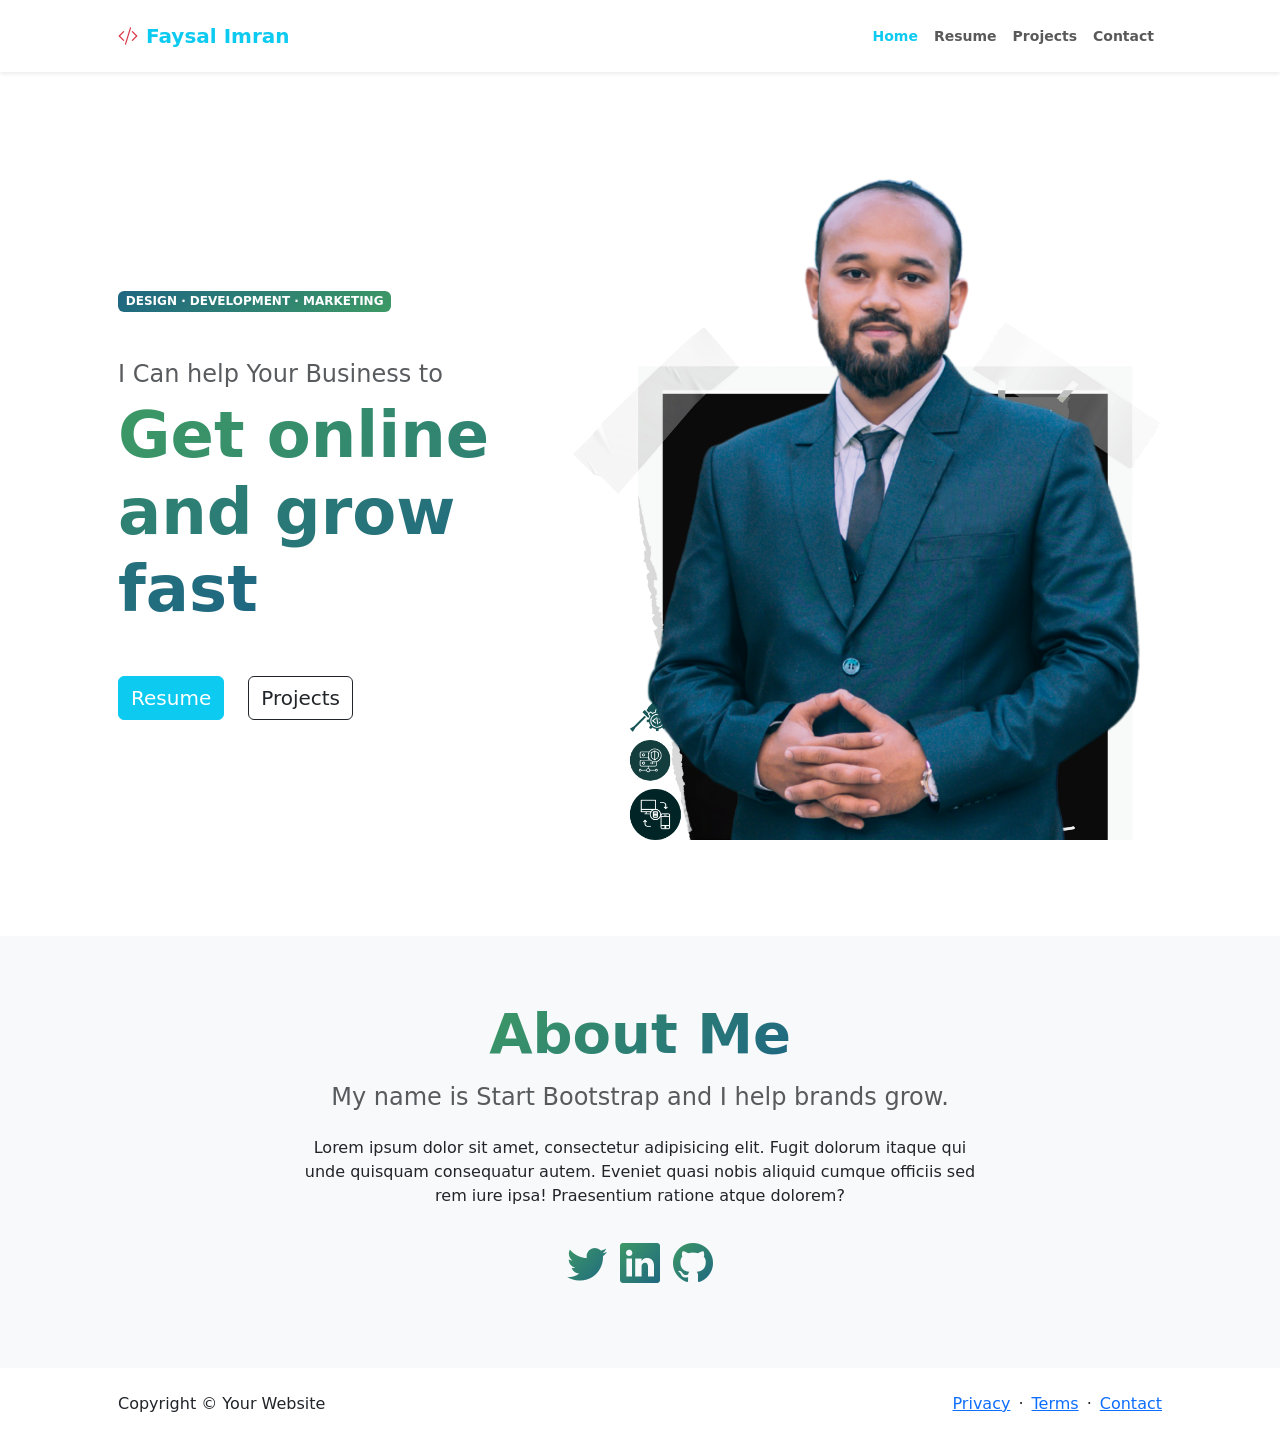
<file: index.html>
<!doctype html>
<html lang="en">
<head>
    <meta charset="UTF-8">
    <meta name="viewport" content="width=device-width, initial-scale=1">

    <link rel="stylesheet" href="style.css">
    <link rel="stylesheet" href="bootstrap.css">
    <link rel="stylesheet" href="https://cdn.jsdelivr.net/npm/bootstrap-icons@1.13.1/font/bootstrap-icons.min.css">
    <link rel="shortcut icon" href="asset/favicon.ico" type="image/x-icon">
    <title>MD. Faysal Imran</title>
    
</head>
<body class="d-flex flex-column h-100">
    <main class="flex-shrink-0">

        <!-- Navigation Start -->
        <nav class="navbar navbar-expand-lg shadow-sm bg-white sticky-top py-3">
            <div class="container px-5">
                <span class="text-danger fs-5" data-bs-target="#navbarNav"><i class="bi bi-code-slash"></i></span>
                <a class="navbar-brand mb-2 mb-lg-0 ms-sm-0" href="index.html"><span class="fw-bolder text-info mx-2">Faysal Imran</span></a>
                <button class="navbar-toggler" type="button" data-bs-toggle="collapse" data-bs-target="#navbarNav" aria-controls="navbarNav" aria-expanded="false" aria-label="Toggle navigation">
                    <span class="navbar-toggler-icon"></span>
                <!-- <span class="fs-2 text-info"><i class="bi bi-code-slash"></i></span> -->
                </button>

                <div class="collapse navbar-collapse" id="navbarNav">
                    <ul class="navbar-nav ms-auto mb-2 mb-lg-0 small fw-bold">
                        <li class="nav-item"><a class="nav-link text-info" href="index.html">Home</a></li>
                        <li class="nav-item"><a class="nav-link" href="resume.html">Resume</a></li>
                        <li class="nav-item"><a class="nav-link" href="projects.html">Projects</a></li>
                        <li class="nav-item"><a class="nav-link" href="contact.html">Contact</a></li>
                    </ul>
                </div>
            </div>
        </nav>

        <!-- Header Section Start -->
        <header class="py-5">
            <div class="container px-5">
                <div class="row gx-5 d-flex align-items-center">
                    <div class="col-lg-5">
                        <!-- Text Content -->
                        <div class="text-content text-center text-lg-start mt-lg-5">
                            <div class="badge bg-primary-to-secondary">
                                <span class="text-uppercase">Design &middot; Development &middot; Marketing</span>
                            </div>
                            <div class="my-5">
                                <h2 class="text-muted fs-4">I Can help Your Business to</h2>
                                <h1 class="display-3 fw-bolder"><span class="text-gradient">Get online and grow fast</span></h1>
                            </div>
                            <div class="d-flex gap-4 justify-content-center justify-content-lg-start">
                                <a class="btn btn-info text-white fs-5" href="resume.html">Resume</a>
                                <a class="btn btn btn-outline-dark fs-5" href="projects.html">Projects</a>
                            </div>
                        </div>
                    </div>

                    <div class="col-lg-7">
                            <div class="d-flex align-items-center justify-content-center mt-5 mt-lg-0">
                                <div class="profile-backg">
                                    <img class="profile-img" src="asset/profile.png" alt="...">
                                </div>
                             </div>
                    </div>
                </div>
            </div>
        </header>
        <!-- Header Section End -->

        <!-- About Me Section Start -->
        <section class="bg-light py-3 mt-lg-5">
            <div class="container px-5">
                <div class="row gx-5 justify-content-center">
                    <div class="col-lg-8 text-center">
                        <div class="py-5">
                            <div>
                                <h1 class="fw-bolder display-4 mb-3"><span class="text-gradient">About Me</span></h1>
                                <h4 class="text-muted mb-4">My name is Start Bootstrap and I help brands grow.</h4>
                                <p>
                                    Lorem ipsum dolor sit amet, consectetur adipisicing elit. Fugit dolorum itaque qui unde quisquam consequatur autem. Eveniet quasi nobis aliquid cumque officiis sed rem iure ipsa! Praesentium ratione atque dolorem?
                                </p>
                            </div>

                            <div class="display-6 py-3">
                                <a class="text-gradient" href="#!"><i class="bi bi-twitter"></i></a>
                                <a class="text-gradient" href="#!"><i class="bi bi-linkedin"></i></a>
                                <a class="text-gradient" href="#!"><i class="bi bi-github"></i></a>
                            </div>

                        </div>

                    </div>
                </div>
            </div>
        </section>
        <!-- About Me Section End -->
    </main>
    <!-- Footer Section Start -->
    <footer class="bg-white py-4">
        <div class="container px-5">
            <div class="row gx-5 d-flex align-items-center justify-content-between flex-column flex-md-row gap-3">
                <div class="col-auto">
                    <span>Copyright &copy; Your Website</span>
                </div>

                <div class="col-auto">
                    <div class="footer-social d-flex gap-2">
                        <a class="#!" href="#!">Privacy</a>
                        <span>&middot;</span>
                        <a href="#!">Terms</a>
                        <span>&middot;</span>
                        <a  href="#!">Contact</a>
                    </div>
                </div>
            </div>
        </div>
    </footer>
    <!-- Footer Section End -->

    <script src="bootstrap.bundle.js"></script>
</body>
</html>
</file>
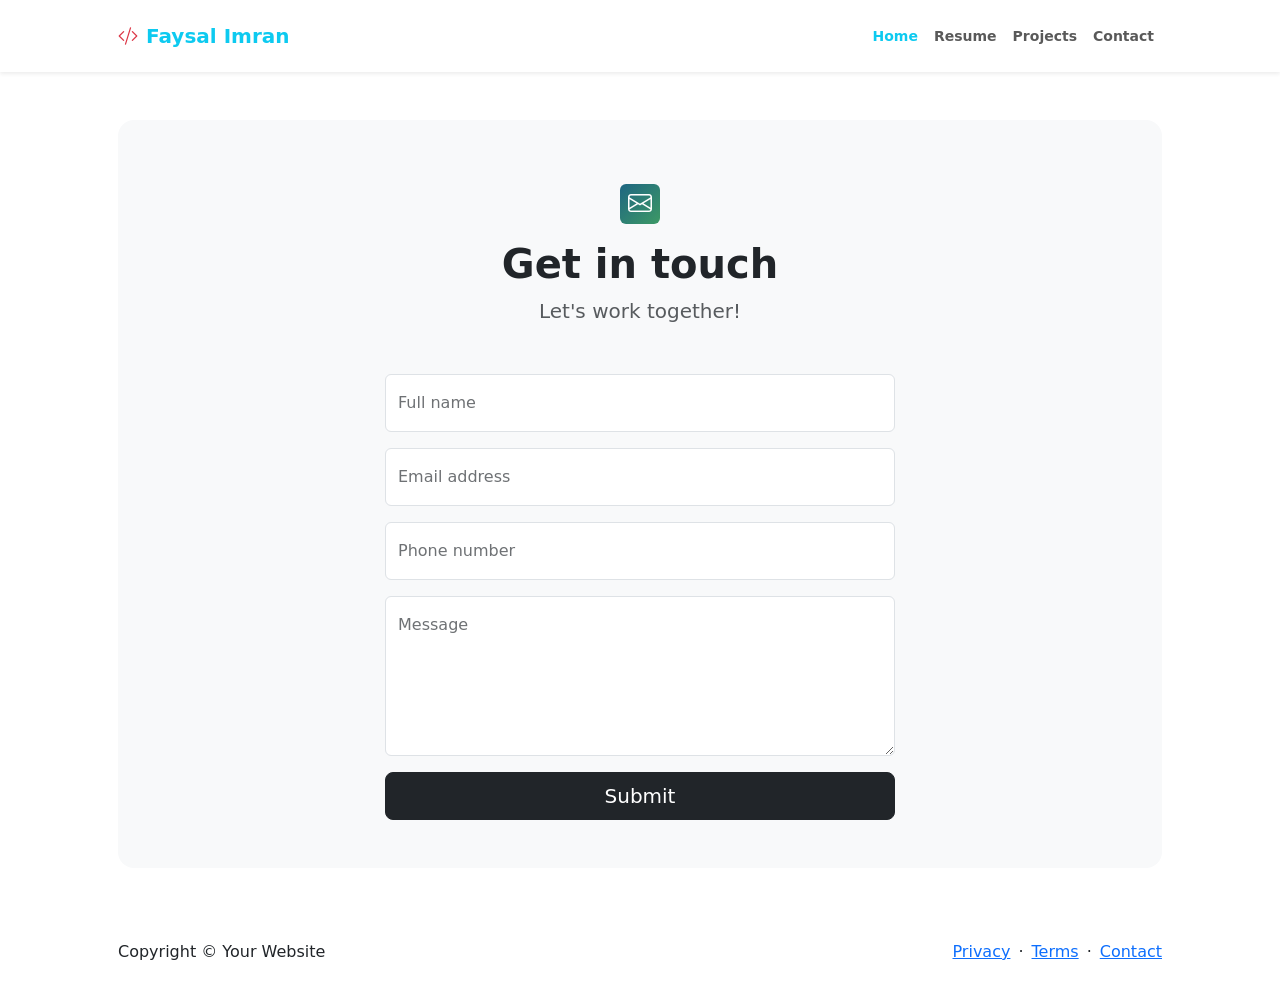
<file: contact.html>
<!doctype html>
<html lang="en">
<head>
    <meta charset="UTF-8">
    <meta name="viewport" content="width=device-width, initial-scale=1">

    <link rel="stylesheet" href="style.css">
    <link rel="stylesheet" href="bootstrap.css">
    <link rel="stylesheet" href="https://cdn.jsdelivr.net/npm/bootstrap-icons@1.13.1/font/bootstrap-icons.min.css">
    <link rel="shortcut icon" href="asset/favicon.ico" type="image/x-icon">
    <title>MD. Faysal Imran</title>

</head>
<body class="d-flex flex-column h-100 bg-white">
<main class="flex-shrink-0">

    <!-- Navigation Start -->
    <nav class="navbar navbar-expand-lg shadow-sm bg-white sticky-top py-3">
        <div class="container px-5">
            <span class="text-danger fs-5" data-bs-target="#navbarNav"><i class="bi bi-code-slash"></i></span>
            <a class="navbar-brand mb-2 mb-lg-0 ms-sm-0" href="index.html"><span class="fw-bolder text-info mx-2">Faysal Imran</span></a>
            <button class="navbar-toggler" type="button" data-bs-toggle="collapse" data-bs-target="#navbarNav" aria-controls="navbarNav" aria-expanded="false" aria-label="Toggle navigation">
                <span class="navbar-toggler-icon"></span>
            </button>

            <div class="collapse navbar-collapse" id="navbarNav">
                <ul class="navbar-nav ms-auto mb-2 mb-lg-0 small fw-bold">
                    <li class="nav-item"><a class="nav-link text-info" href="index.html">Home</a></li>
                    <li class="nav-item"><a class="nav-link" href="resume.html">Resume</a></li>
                    <li class="nav-item"><a class="nav-link" href="projects.html">Projects</a></li>
                    <li class="nav-item"><a class="nav-link" href="contact.html">Contact</a></li>
                </ul>
            </div>
        </div>
    </nav>

    <!-- Page Content -->
    <div class="container px-5 py-5">
        <div class="bg-light py-5 justify-content-center rounded-4">

            <div class="text-center mb-5">
                <div class="features bg-primary-to-secondary text-white fs-4 mx-auto my-3">
                    <i class="bi bi-envelope"></i>
                </div>
                <h1 class="fw-bolder">Get in touch</h1>
                <p class="text-muted fs-5"> Let's work together!</p>
            </div>

            <div class="row align-items-center justify-content-center">
                <div class="col-lg-6 col-8">
                    <!-- Form Section Start -->
                    <form class="ContactForm">
                        <div class="form-floating mb-3">
                            <input type="text" class="form-control" id="name" placeholder="Enter Your Name...">
                            <label for="name" class="form-label">Full name</label>
                        </div>
                        <div class="form-floating mb-3">
                            <input type="email" class="form-control" id="email" placeholder="someone@example.com">
                            <label for="email" class="form-label">Email address</label>
                        </div>
                        <div class="form-floating mb-3">
                            <input type="tel" class="form-control" id="phone" placeholder="(880) 12 5485 6923">
                            <label for="phone" class="form-label">Phone number</label>
                        </div>
                        <div class="form-floating mb-3">
                            <textarea class="form-control" placeholder="Leave a comment here" id="message" style="height: 10rem"></textarea>
                            <label for="message" class="form-label">Message</label>
                        </div>
                        <div class="d-grid">
                            <button class="btn btn-lg btn-dark" id="submitButton" type="submit">Submit</button>
                        </div>
                    </form>
                    <!-- Form Section End -->
                </div>
            </div>
        </div>
    </div>
</main>

<!-- Footer Section Start -->
<footer class="bg-white py-4">
    <div class="container px-5">
        <div class="row gx-5 d-flex align-items-center justify-content-between flex-column flex-md-row gap-3">
            <div class="col-auto">
                <span>Copyright &copy; Your Website</span>
            </div>

            <div class="col-auto">
                <div class="footer-social d-flex gap-2">
                    <a class="#!" href="#!">Privacy</a>
                    <span>&middot;</span>
                    <a href="#!">Terms</a>
                    <span>&middot;</span>
                    <a  href="#!">Contact</a>
                </div>
            </div>
        </div>
    </div>
</footer>
<!-- Footer Section End -->

<script src="bootstrap.bundle.js"></script>
</body>
</html>
</file>
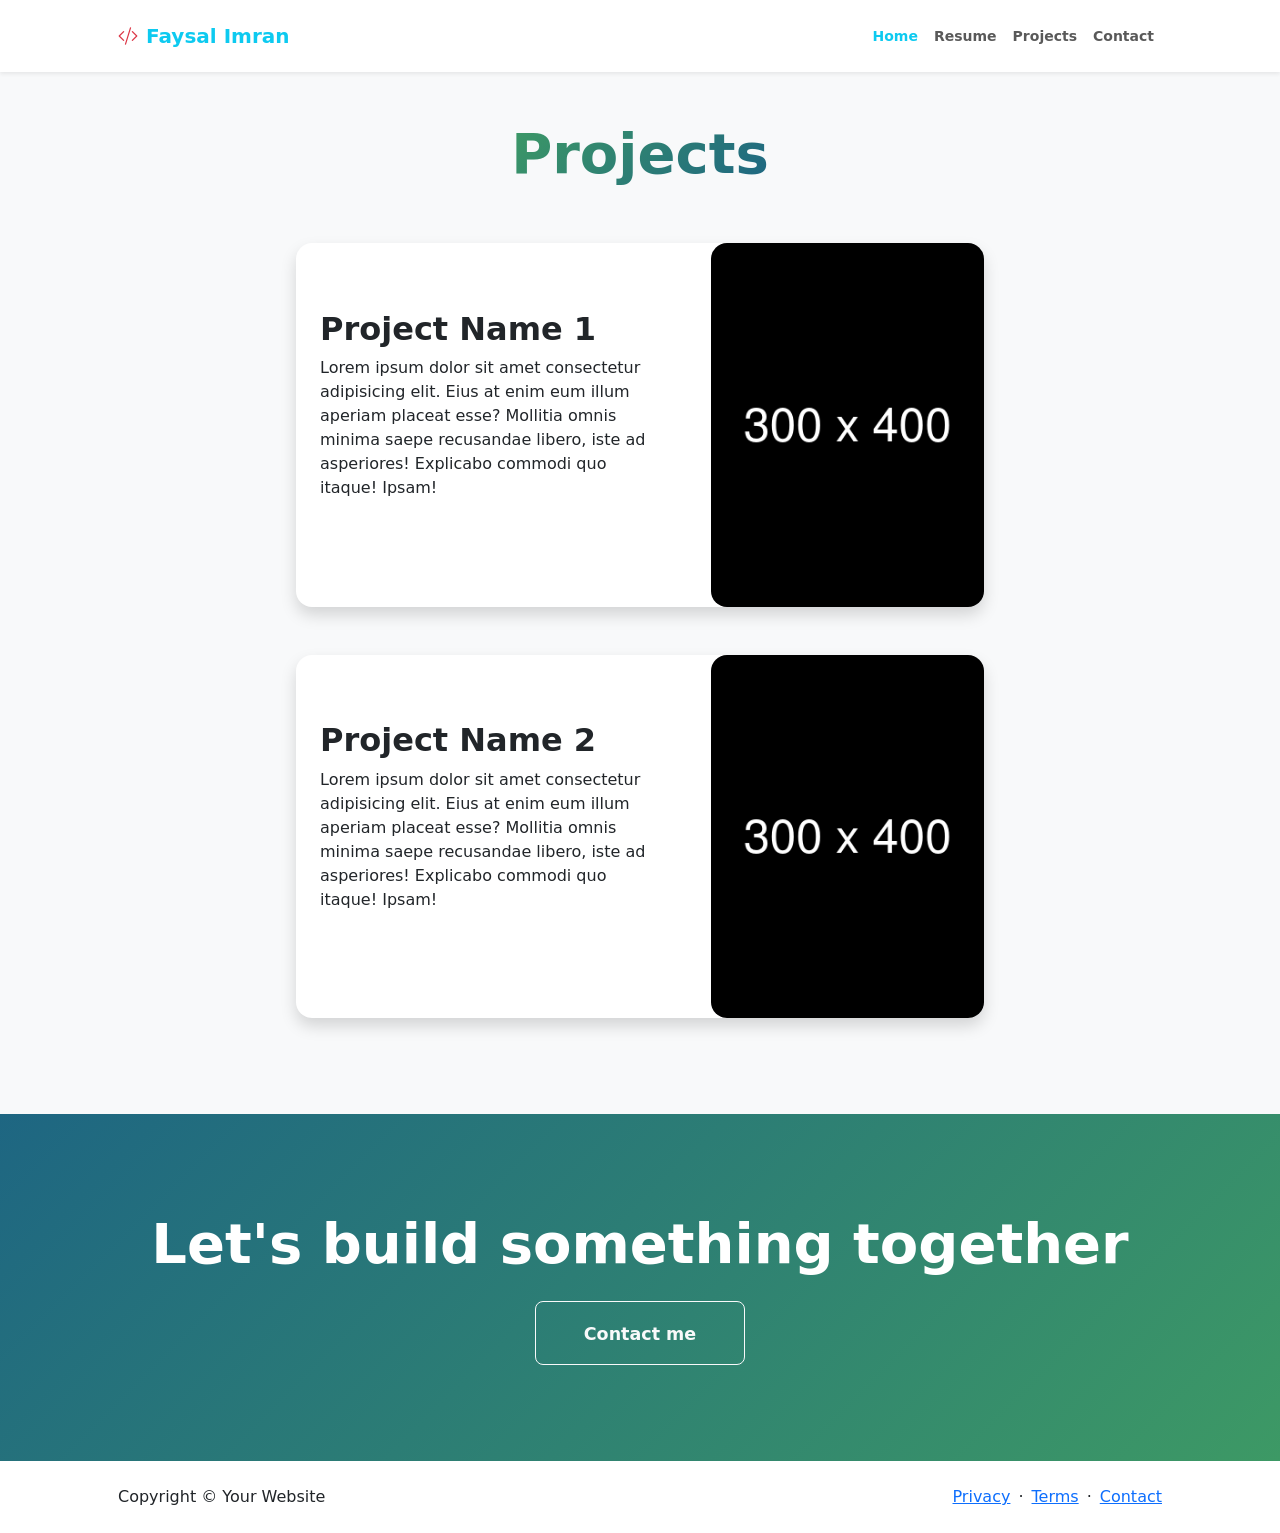
<file: projects.html>
<!doctype html>
<html lang="en">
<head>
    <meta charset="UTF-8">
    <meta name="viewport" content="width=device-width, initial-scale=1">

    <link rel="stylesheet" href="style.css">
    <link rel="stylesheet" href="bootstrap.css">
    <link rel="stylesheet" href="https://cdn.jsdelivr.net/npm/bootstrap-icons@1.13.1/font/bootstrap-icons.min.css">
    <link rel="shortcut icon" href="asset/favicon.ico" type="image/x-icon">
    <title>MD. Faysal Imran</title>

</head>
<body class="d-flex flex-column h-100 bg-light">
<main class="flex-shrink-0">

    <!-- Navigation Start -->
    <nav class="navbar navbar-expand-lg shadow-sm bg-white sticky-top py-3">
        <div class="container px-5">
            <span class="text-danger fs-5" data-bs-target="#navbarNav"><i class="bi bi-code-slash"></i></span>
            <a class="navbar-brand mb-2 mb-lg-0 ms-sm-0" href="index.html"><span class="fw-bolder text-info mx-2">Faysal Imran</span></a>
            <button class="navbar-toggler" type="button" data-bs-toggle="collapse" data-bs-target="#navbarNav" aria-controls="navbarNav" aria-expanded="false" aria-label="Toggle navigation">
                <span class="navbar-toggler-icon"></span>
            </button>

            <div class="collapse navbar-collapse" id="navbarNav">
                <ul class="navbar-nav ms-auto mb-2 mb-lg-0 small fw-bold">
                    <li class="nav-item"><a class="nav-link text-info" href="index.html">Home</a></li>
                    <li class="nav-item"><a class="nav-link" href="resume.html">Resume</a></li>
                    <li class="nav-item"><a class="nav-link" href="projects.html">Projects</a></li>
                    <li class="nav-item"><a class="nav-link" href="contact.html">Contact</a></li>
                </ul>
            </div>
        </div>
    </nav>

    <!-- Page Content -->
    <div class="container px-5 py-5">
        <div class="text-center">
            <h1 class="fw-bolder display-4"><span class="text-gradient">Projects</span></h1>
        </div>

        <div class="row align-items-center justify-content-center ">
            <div class="col-lg-8 col-10">
                <!-- Project Section Start -->
                <section>
                    <!-- Project Card: 1 -->
                    <div class="card shadow border-0 rounded-4 mt-5">
                        <div class="card-body p-0">
                            <div class="row d-flex align-items-center justify-content-center flex-column flex-md-row">
                                <div class="col-7">
                                    <div class="p-1 p-lg-4 pt-5 pt-lg-0">
                                        <h2 class="fw-bold">Project Name 1</h2>
                                        <p>
                                            Lorem ipsum dolor sit amet consectetur adipisicing elit. Eius at enim eum illum aperiam placeat esse? Mollitia omnis minima saepe recusandae libero, iste ad asperiores! Explicabo commodi quo itaque! Ipsam!
                                        </p>
                                    </div>
                                </div>
                                <div class="col-5">
                                    <div class="d-flex justify-content-end p-lg-0 pb-3">
                                        <img class="img-fluid rounded-4" src="asset/300x400.png" alt="">
                                    </div>
                                </div>
                            </div>
                        </div>
                    </div>

                    <!-- Project Card: 2 -->
                    <div class="card shadow border-0 rounded-4 mt-5">
                        <div class="card-body p-0">
                            <div class="row d-flex align-items-center justify-content-center flex-column flex-md-row">
                                <div class="col-7">
                                    <div class="p-1 p-lg-4 pt-5 pt-lg-0">
                                        <h2 class="fw-bold">Project Name 2</h2>
                                        <p>
                                            Lorem ipsum dolor sit amet consectetur adipisicing elit. Eius at enim eum illum aperiam placeat esse? Mollitia omnis minima saepe recusandae libero, iste ad asperiores! Explicabo commodi quo itaque! Ipsam!
                                        </p>
                                    </div>
                                </div>
                                <div class="col-5">
                                    <div class="d-flex justify-content-end p-lg-0 pb-3">
                                        <img class="img-fluid rounded-4" src="asset/300x400.png" alt="">
                                    </div>
                                </div>
                            </div>
                        </div>
                    </div>
                </section>
            </div>
        </div>
    </div>

    <!-- Contact Redirect Action Section -->
    <section class="mt-5">
            <div class="bg-primary-to-secondary py-5 text-center">
                <h1 class="fw-bold display-4 text-white pt-5 pb-3">Let's build something together </h1>
                <a class="btn btn-lg btn-outline-light px-5 py-3 mb-5" href="contact.html"><span class="small fw-bold ">Contact me</span></a>
            </div>
    </section>
</main>


<!-- Footer Section Start -->
<footer class="bg-white py-4">
    <div class="container px-5">
        <div class="row gx-5 d-flex align-items-center justify-content-between flex-column flex-md-row gap-3">
            <div class="col-auto">
                <span>Copyright &copy; Your Website</span>
            </div>

            <div class="col-auto">
                <div class="footer-social d-flex gap-2">
                    <a class="#!" href="#!">Privacy</a>
                    <span>&middot;</span>
                    <a href="#!">Terms</a>
                    <span>&middot;</span>
                    <a  href="#!">Contact</a>
                </div>
            </div>
        </div>
    </div>
</footer>
<!-- Footer Section End -->

<script src="bootstrap.bundle.js"></script>
</body>
</html>
</file>
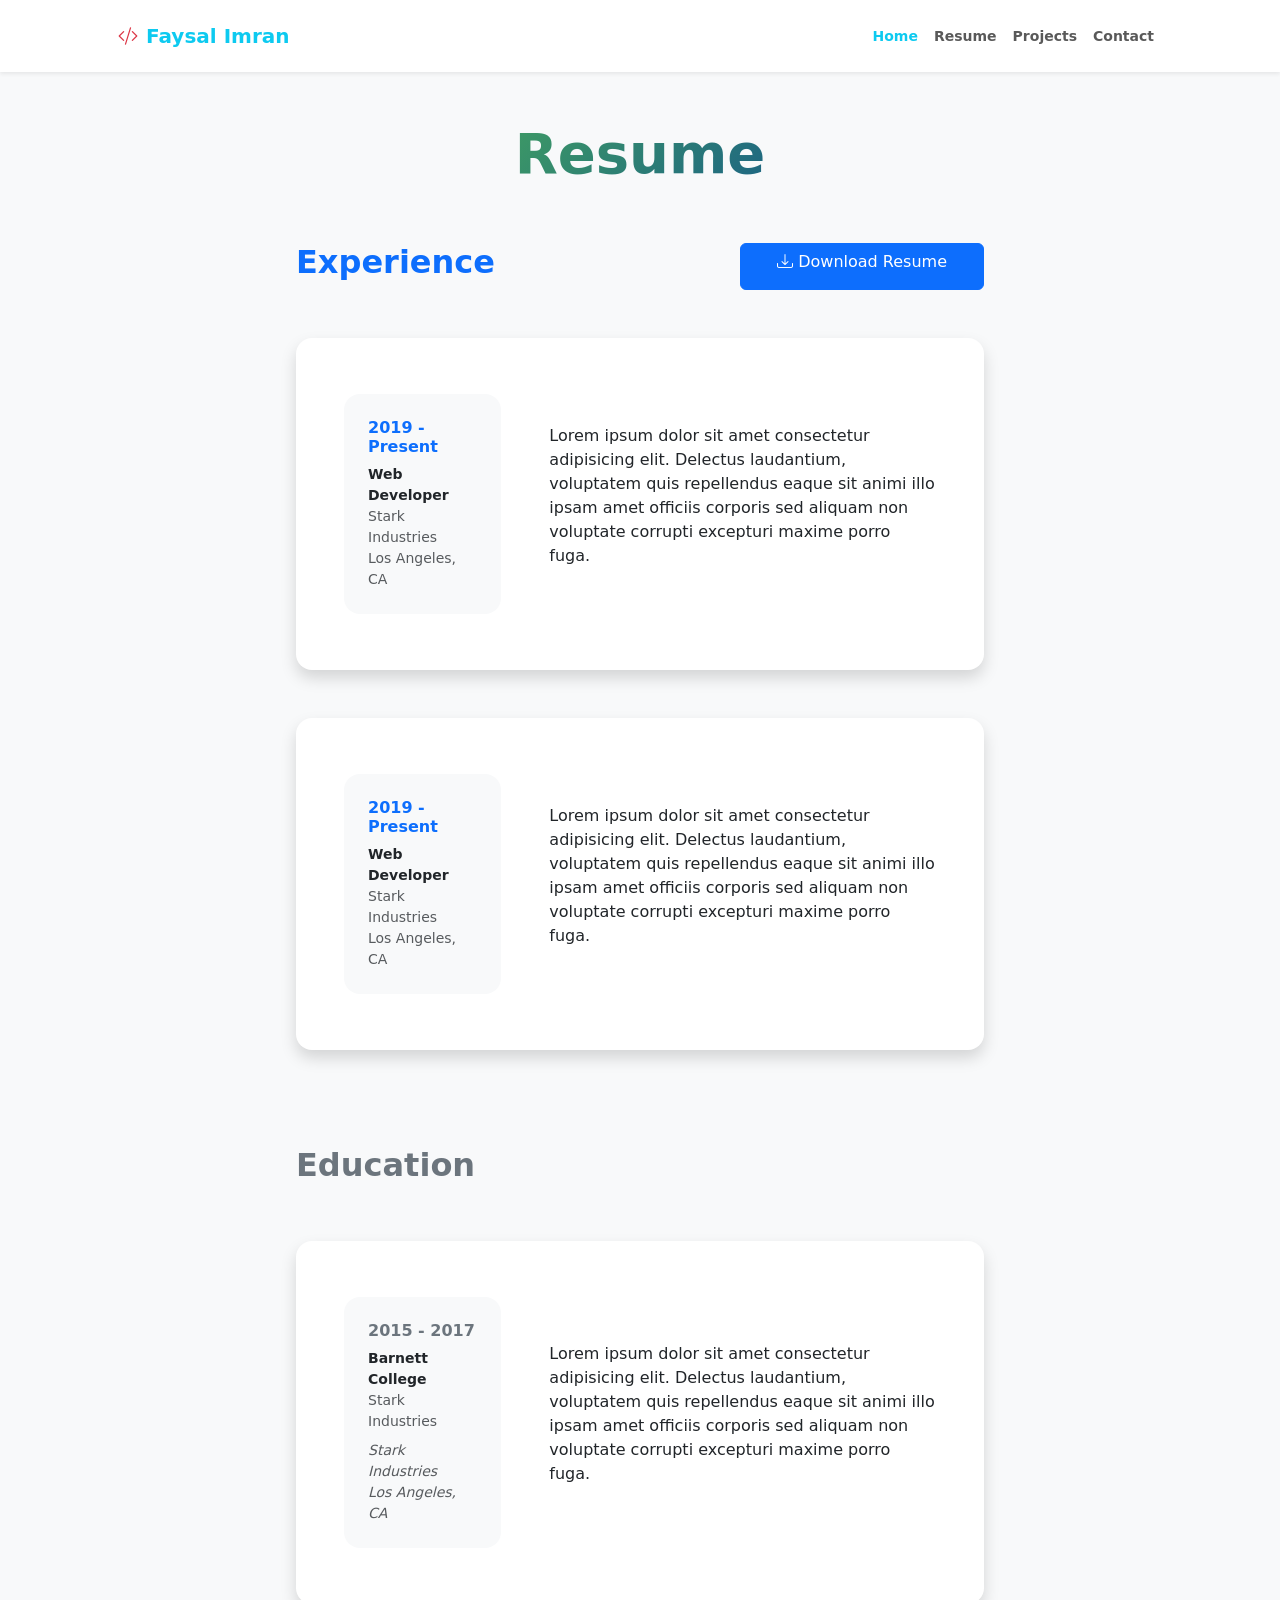
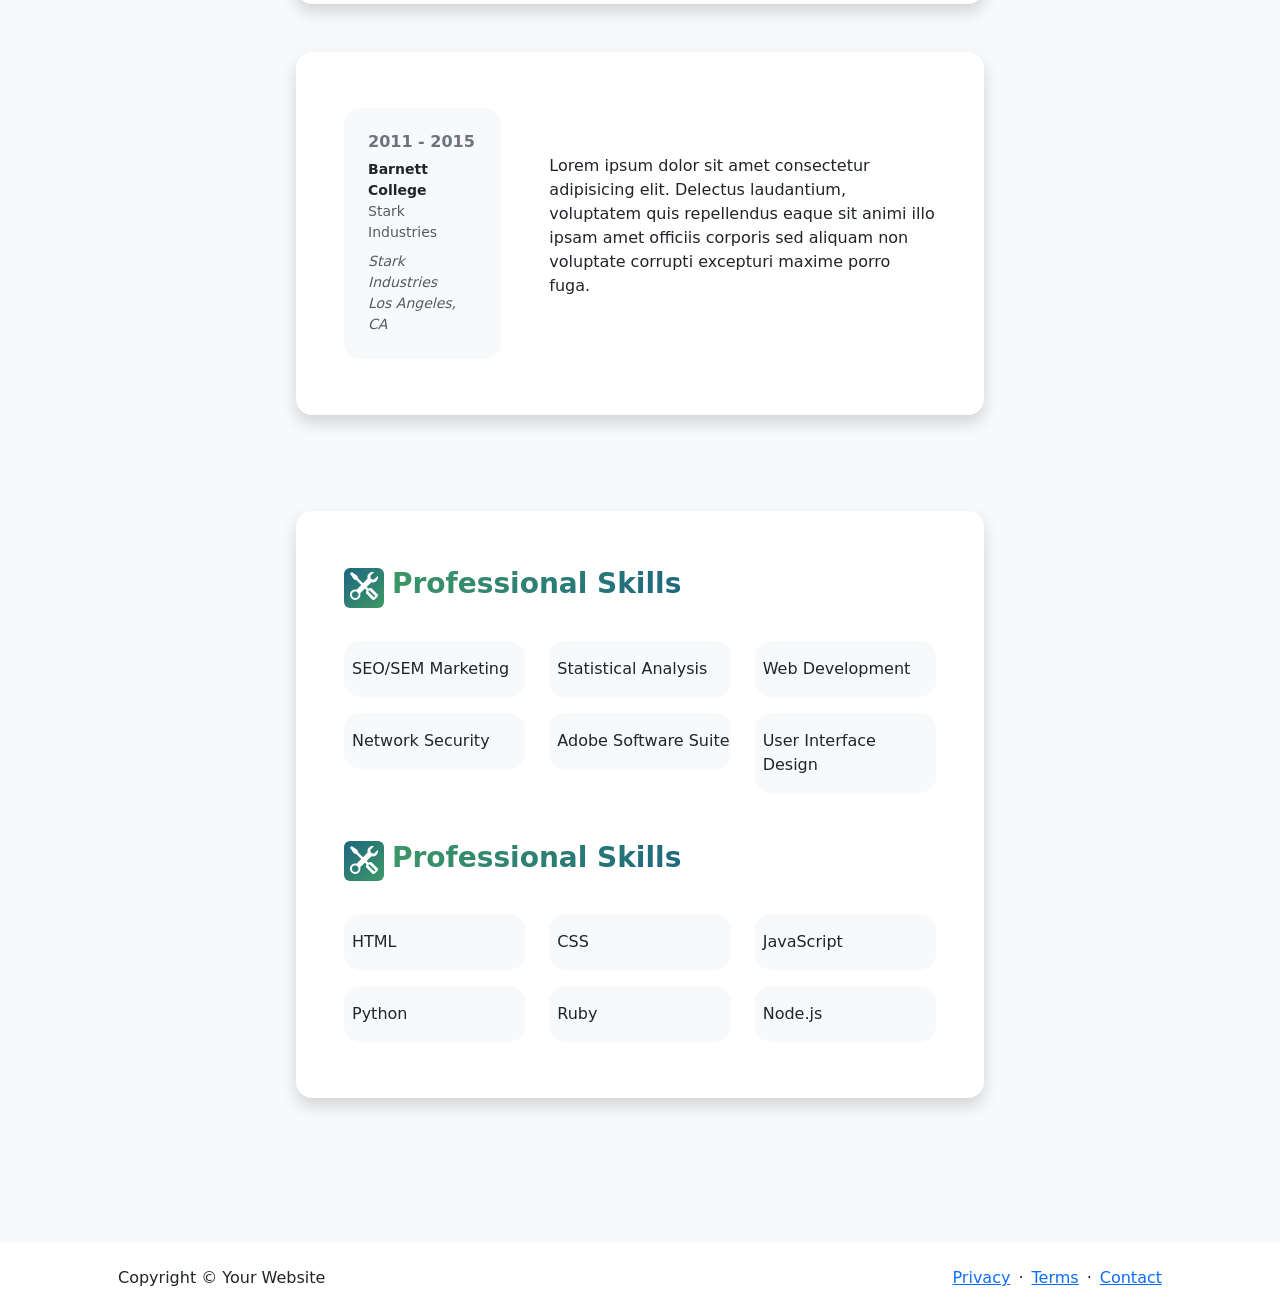
<file: resume.html>
<!doctype html>
<html lang="en">
<head>
    <meta charset="UTF-8">
    <meta name="viewport" content="width=device-width, initial-scale=1">

    <link rel="stylesheet" href="style.css">
    <link rel="stylesheet" href="bootstrap.css">
    <link rel="stylesheet" href="https://cdn.jsdelivr.net/npm/bootstrap-icons@1.13.1/font/bootstrap-icons.min.css">
    <link rel="shortcut icon" href="asset/favicon.ico" type="image/x-icon">
    <title>MD. Faysal Imran</title>

</head>
<body class="d-flex flex-column h-100 bg-light">
<main class="flex-shrink-0">

    <!-- Navigation Start -->
    <nav class="navbar navbar-expand-lg shadow-sm bg-white sticky-top py-3">
        <div class="container px-5">
            <span class="text-danger fs-5" data-bs-target="#navbarNav"><i class="bi bi-code-slash"></i></span>
            <a class="navbar-brand mb-2 mb-lg-0 ms-sm-0" href="index.html"><span class="fw-bolder text-info mx-2">Faysal Imran</span></a>
            <button class="navbar-toggler" type="button" data-bs-toggle="collapse" data-bs-target="#navbarNav" aria-controls="navbarNav" aria-expanded="false" aria-label="Toggle navigation">
                <span class="navbar-toggler-icon"></span>
            </button>

            <div class="collapse navbar-collapse" id="navbarNav">
                <ul class="navbar-nav ms-auto mb-2 mb-lg-0 small fw-bold">
                    <li class="nav-item"><a class="nav-link text-info" href="index.html">Home</a></li>
                    <li class="nav-item"><a class="nav-link" href="resume.html">Resume</a></li>
                    <li class="nav-item"><a class="nav-link" href="projects.html">Projects</a></li>
                    <li class="nav-item"><a class="nav-link" href="contact.html">Contact</a></li>
                </ul>
            </div>
        </div>
    </nav>

    <!-- Page Content -->
    <div class="container px-5 py-5">
        <div class="text-center">
            <h1 class="fw-bolder display-4"><span class="text-gradient">Resume</span></h1>
        </div>
        <div class="row align-items-center justify-content-center">
            <div class="col-lg-8 col-10">
                <!--  Experience Section Start -->
                <section class="py-5">
                    <div class="d-flex justify-content-between mb-5">
                        <h2 class="fw-bolder text-primary">Experience</h2>
                        <a class="btn btn-primary" href="#"><span class="d-inline-block bi bi-download mx-4 py-2+"> Download Resume</span></a>
                    </div>
                    <!-- Experience Card: 1 -->
                    <div class="card shadow border-0 py-2 rounded-4 mb-5">
                        <div class="card-body p-5 justify-content-center">
                            <div class="row d-flex align-items-center">
                                <div class="col-lg-4">
                                    <div class="bg-light rounded-4 p-4 text-center text-lg-start me-lg-4">
                                        <h1 class="fs-6 fw-bold text-primary mb-2">2019 - Present</h1>
                                        <div class="small fw-bold">Web Developer</div>
                                        <div class="text-muted small">Stark Industries</div>
                                        <div class="text-muted small">Los Angeles, CA</div>
                                    </div>
                                </div>

                                <div class="col-lg-8">
                                    <p class="mt-3 mt-lg-0">
                                        Lorem ipsum dolor sit amet consectetur adipisicing elit. Delectus laudantium, voluptatem quis repellendus eaque sit animi illo ipsam amet officiis corporis sed aliquam non voluptate corrupti excepturi maxime porro fuga.
                                    </p>
                                </div>
                            </div>
                        </div>
                    </div>
                    <!-- Experience Card: 2 -->
                    <div class="card shadow border-0 py-2 rounded-4 mb-5">
                        <div class="card-body p-5 justify-content-center">
                            <div class="row d-flex align-items-center">
                                <div class="col-lg-4">
                                    <div class="bg-light rounded-4 p-4 text-center text-lg-start me-lg-4">
                                        <h1 class="fs-6 fw-bold text-primary mb-2">2019 - Present</h1>
                                        <div class="small fw-bold">Web Developer</div>
                                        <div class="text-muted small">Stark Industries</div>
                                        <div class="text-muted small">Los Angeles, CA</div>
                                    </div>
                                </div>

                                <div class="col-lg-8">
                                    <p class="mt-3 mt-lg-0">
                                        Lorem ipsum dolor sit amet consectetur adipisicing elit. Delectus laudantium, voluptatem quis repellendus eaque sit animi illo ipsam amet officiis corporis sed aliquam non voluptate corrupti excepturi maxime porro fuga.
                                    </p>
                                </div>
                            </div>
                        </div>
                    </div>
                </section>
                <!-- Experience Section End -->

                <!-- Education Section Start -->
                <section class="pb-5">
                    <div class="d-flex justify-content-between mb-5">
                        <h2 class="fw-bolder text-secondary">Education</h2>
                    </div>
                    <!-- Education Card: 1 -->
                    <div class="card shadow border-0 py-2 rounded-4 mb-5">
                        <div class="card-body p-5 justify-content-center">
                            <div class="row d-flex align-items-center">
                                <div class="col-lg-4">
                                    <div class="bg-light rounded-4 p-4 text-center text-lg-start me-lg-4">
                                        <h1 class="fs-6 fw-bold text-secondary mb-2">2015 - 2017</h1>
                                        <div class="small fw-bold">Barnett College</div>
                                        <div class="text-muted small mb-2">Stark Industries</div>
                                        <div class="text-muted small fst-italic">Stark Industries</div>
                                        <div class="text-muted small fst-italic">Los Angeles, CA</div>
                                    </div>
                                </div>

                                <div class="col-lg-8">
                                    <p class="mt-3 mt-lg-0">
                                        Lorem ipsum dolor sit amet consectetur adipisicing elit. Delectus laudantium, voluptatem quis repellendus eaque sit animi illo ipsam amet officiis corporis sed aliquam non voluptate corrupti excepturi maxime porro fuga.
                                    </p>
                                </div>
                            </div>
                        </div>
                    </div>
                    <!-- Education Card: 2 -->
                    <div class="card shadow border-0 py-2 rounded-4 mb-5">
                        <div class="card-body p-5 justify-content-center">
                            <div class="row d-flex align-items-center">
                                <div class="col-lg-4">
                                    <div class="bg-light rounded-4 p-4 text-center text-lg-start me-lg-4">
                                        <h1 class="fs-6 fw-bold text-secondary mb-2">2011 - 2015</h1>
                                        <div class="small fw-bold">Barnett College</div>
                                        <div class="text-muted small mb-2">Stark Industries</div>
                                        <div class="text-muted small fst-italic">Stark Industries</div>
                                        <div class="text-muted small fst-italic">Los Angeles, CA</div>
                                    </div>
                                </div>

                                <div class="col-lg-8">
                                    <p class="mt-3 mt-lg-0">
                                        Lorem ipsum dolor sit amet consectetur adipisicing elit. Delectus laudantium, voluptatem quis repellendus eaque sit animi illo ipsam amet officiis corporis sed aliquam non voluptate corrupti excepturi maxime porro fuga.
                                    </p>
                                </div>
                            </div>
                        </div>
                    </div>
                </section>
                <!-- Education Section End -->

                <!-- Skills Section Start -->
                <section class="pb-5">
                    <div class="card card shadow border-0 py-2 rounded-4 mb-5">
                        <div class="card-body p-5 justify-content-center">
                            <!-- Professional Part Start -->
                            <div class="professional-container pb-5">
                                <div class="d-flex gap-2 align-items-center justify-content-center justify-content-lg-start mb-md-3">
                                    <div class="features bg-primary-to-secondary text-white fs-3">
                                        <i class="bi bi-tools"></i>
                                    </div>
                                    <h3 class="fw-bold"><span class="text-gradient">Professional Skills</span></h3>
                                </div>
                                <div class="row row-cols-1 row-cols-md-3 py-3 ">
                                    <div class="col mb-3 mb-md-0"><div class="bg-light rounded-4 py-3 ps-2">SEO/SEM Marketing</div></div>
                                    <div class="col mb-3 mb-md-0"><div class="bg-light rounded-4 py-3 ps-2">Statistical Analysis</div></div>
                                    <div class="col mb-0 mb-md-0"><div class="bg-light rounded-4 py-3 ps-2">Web Development</div></div>
                                </div>
                                <div class="row row-cols-1 row-cols-md-3 ">
                                    <div class="col mb-3 mb-md-0"><div class="bg-light rounded-4 py-3 ps-2">Network Security</div></div>
                                    <div class="col mb-3 mb-md-0"><div class="bg-light rounded-4 py-3 ps-2">Adobe Software Suite</div></div>
                                    <div class="col mb-3 mb-md-0"><div class="bg-light rounded-4 py-3 ps-2">User Interface Design</div></div>
                                </div>
                            </div>
                            <!-- Professional Part End -->
                            <!-- Language Part Start -->
                            <div class="Language-container">
                                <div class="d-flex gap-2 align-items-center justify-content-center justify-content-lg-start mb-md-3">
                                    <div class="features bg-primary-to-secondary text-white fs-3">
                                        <i class="bi bi-tools"></i>
                                    </div>
                                    <h3 class="fw-bold"><span class="text-gradient">Professional Skills</span></h3>
                                </div>
                                <div class="row row-cols-1 row-cols-md-3 py-3 ">
                                    <div class="col mb-3 mb-md-0"><div class="bg-light rounded-4 py-3 ps-2">HTML</div></div>
                                    <div class="col mb-3 mb-md-0"><div class="bg-light rounded-4 py-3 ps-2">CSS</div></div>
                                    <div class="col mb-0 mb-md-0"><div class="bg-light rounded-4 py-3 ps-2">JavaScript</div></div>
                                </div>
                                <div class="row row-cols-1 row-cols-md-3 ">
                                    <div class="col mb-3 mb-md-0"><div class="bg-light rounded-4 py-3 ps-2">Python</div></div>
                                    <div class="col mb-3 mb-md-0"><div class="bg-light rounded-4 py-3 ps-2">Ruby</div></div>
                                    <div class="col mb-3 mb-md-0"><div class="bg-light rounded-4 py-3 ps-2">Node.js</div></div>
                                </div>
                            </div>
                            <!-- Language Part End -->
                        </div>
                    </div>
                </section>
                <!-- Skills Section End -->
            </div>
        </div>
    </div>
</main>
<!-- Footer Section Start -->
<footer class="bg-white py-4">
    <div class="container px-5">
        <div class="row gx-5 d-flex align-items-center justify-content-between flex-column flex-md-row gap-3">
            <div class="col-auto">
                <span>Copyright &copy; Your Website</span>
            </div>

            <div class="col-auto">
                <div class="footer-social d-flex gap-2">
                    <a class="#!" href="#!">Privacy</a>
                    <span>&middot;</span>
                    <a href="#!">Terms</a>
                    <span>&middot;</span>
                    <a  href="#!">Contact</a>
                </div>
            </div>
        </div>
    </div>
</footer>
<!-- Footer Section End -->

<script src="bootstrap.bundle.js"></script>
</body>
</html>
</file>
<file: style.css>
/*Custom CSS*/
body,
html {
    height: 100%;
}

.bg-primary-to-secondary {
    background: linear-gradient(135deg, #1E6682 0%, #3D9965 100%);
}

.text-gradient{
    background: -webkit-linear-gradient(135deg, #1E6682 0%, #3D9965 100%);
    -webkit-background-clip: text;
    -webkit-text-fill-color: transparent;
}

.profile-backg{
    background-image: url("asset/profile-b8.png");
    background-size: 100%;
    background-repeat: no-repeat;
    background-position: bottom;
    position: relative;
    height: 75vw;
    width: 70vw;
    max-height: 45rem;
    max-width: 42rem;
}

.profile-img{
    position: absolute;
    height: 75vw;
    max-height: 42rem;
    bottom: 0;
    left: 50%;
    transform: translateX(-40%);
}


 @media (min-width: 576px) {
     .profile-backg {
         height: 60vw;
         width: 55vw;

         .profile-img {
             height: 55vw;
         }
     }
 }

 @media (min-width: 768px) {
     .profile-backg {
         height: 50vw;
         width: 45vw;

         .profile-img {
             height: 45vw;
         }
     }
 }
 @media (min-width: 992px) {
     .profile-backg {
         height: 40vw;
         width: 35vw;

         .profile-img {
             height: 35vw;
         }
     }
 }
 @media (min-width: 1200px) {
     .profile-backg {
         height: 70vw;
         width: 65vw;

         .profile-img {
             height: 65vw;
         }
     }
 }

 .features{
     height: 2.5rem;
     width: 2.5rem;
     border-radius: 15%;
     display: flex;
     justify-content: center;
     align-items: center;
 }

 .loading-div{
     display: flex;
     justify-content: center;
     align-items: center;
     position: absolute;
     top: 50%;
     left: 50%;
     .spinner-container{

         .loading-spinner{
             height: 60px;
             width: 60px;
             border-radius: 50%;
             border: 3px solid #f3f3f3;
             border-top-color: #1e30f3;
             animation: spin 1s linear infinite;
         }
     }
 }

 @keyframes spin {
     0% { transform: rotate(0deg); }
     100% { transform: rotate(360deg); }
 }
</file>
